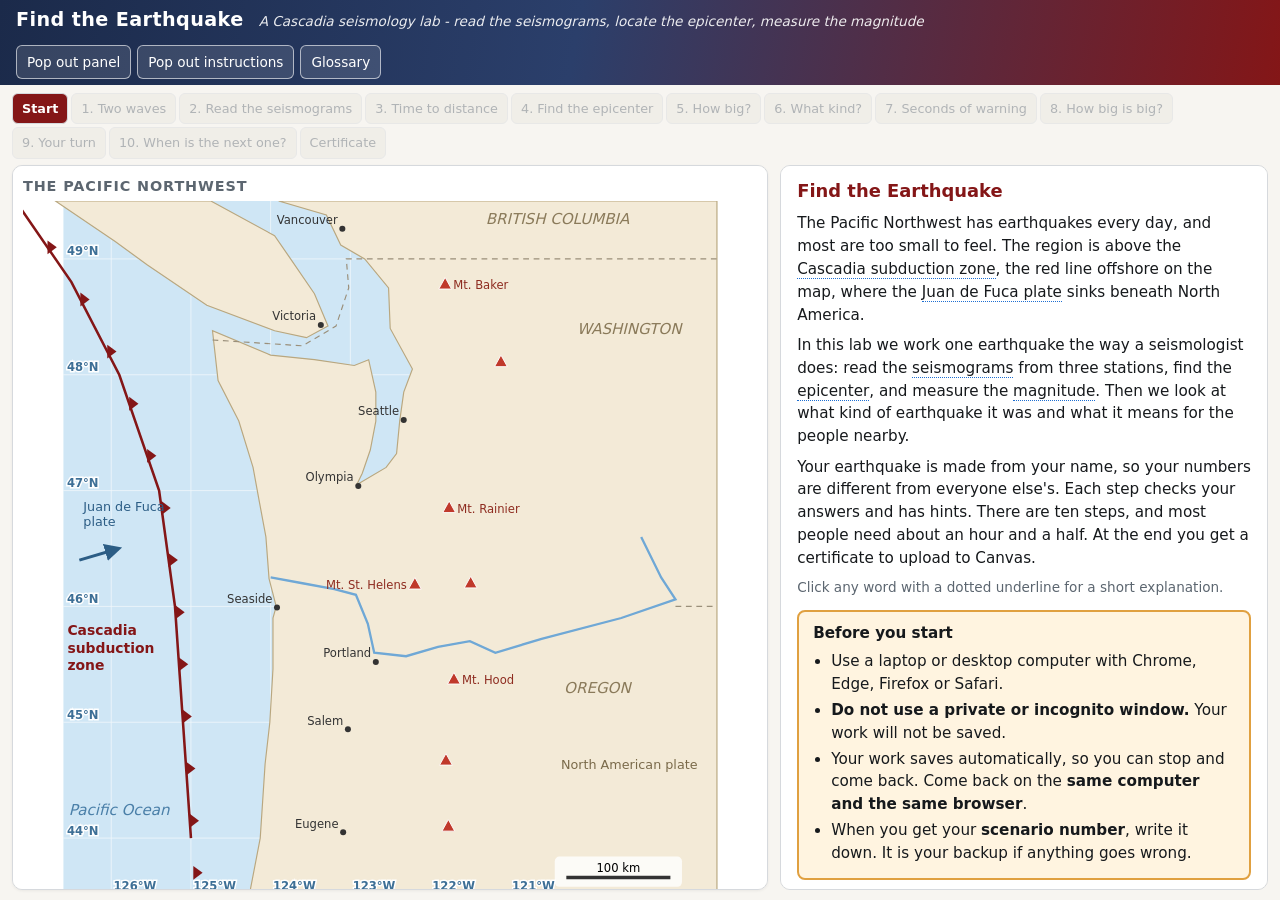
<file: index.html>
<!DOCTYPE html>
<html lang="en">
<head>
<meta charset="utf-8">
<meta name="viewport" content="width=device-width, initial-scale=1">
<title>Find the Earthquake - A Cascadia Seismology Lab</title>
<link rel="stylesheet" href="css/style.css?v=20261117c">
</head>
<body>
<header class="site-header">
  <div class="title-block">
    <h1>Find the Earthquake</h1>
    <p class="subtitle">A Cascadia seismology lab - read the seismograms, locate the epicenter, measure the magnitude</p>
  </div>
  <div class="header-tools">
    <button type="button" id="btnPopPanel" class="tool-btn" title="Open the interactive panel in its own window">Pop out panel</button>
    <button type="button" id="btnPopText" class="tool-btn" title="Open the instructions and hints in their own window">Pop out instructions</button>
    <button type="button" id="btnGlossary" class="tool-btn">Glossary</button>
  </div>
</header>

<main>
  <section id="panelWrap" aria-label="Interactive panel">
    <div id="panel"></div>
    <div id="panelPlaceholder" hidden>
      <p>The interactive panel is open in its own window.</p>
      <button type="button" id="btnPanelBack" class="tool-btn">Bring it back</button>
    </div>
  </section>

  <nav id="tabs" aria-label="Lab steps"></nav>

  <div id="stepCol">
  <section id="step" aria-live="polite"></section>
<footer class="site-footer">
  <p><strong>Find the Earthquake</strong> by Heather Bedle, University of Oklahoma. Licensed under
  <a href="https://creativecommons.org/licenses/by-sa/4.0/" target="_blank" rel="noopener">CC BY-SA 4.0</a>.
  Seismograms are synthetic and the map and slab geometry are simplified for teaching.</p>
  <p class="small">Instructors: <a href="verify.html">check a certificate</a> - <a href="https://github.com/hbedle-subsurface/earthquake-lab" target="_blank" rel="noopener">source on GitHub</a></p>
</footer>
  </div>
</main>

<div id="glossaryPop" class="gloss-pop" hidden role="dialog" aria-modal="false"></div>

<script src="js/scenario.js?v=20261117c"></script>
<script src="js/glossary.js?v=20261117c"></script>
<script src="js/lab.js?v=20261117c"></script>
<script data-goatcounter="https://hbedle.goatcounter.com/count" async src="//gc.zgo.at/count.js"></script>
</body>
</html>
</file>
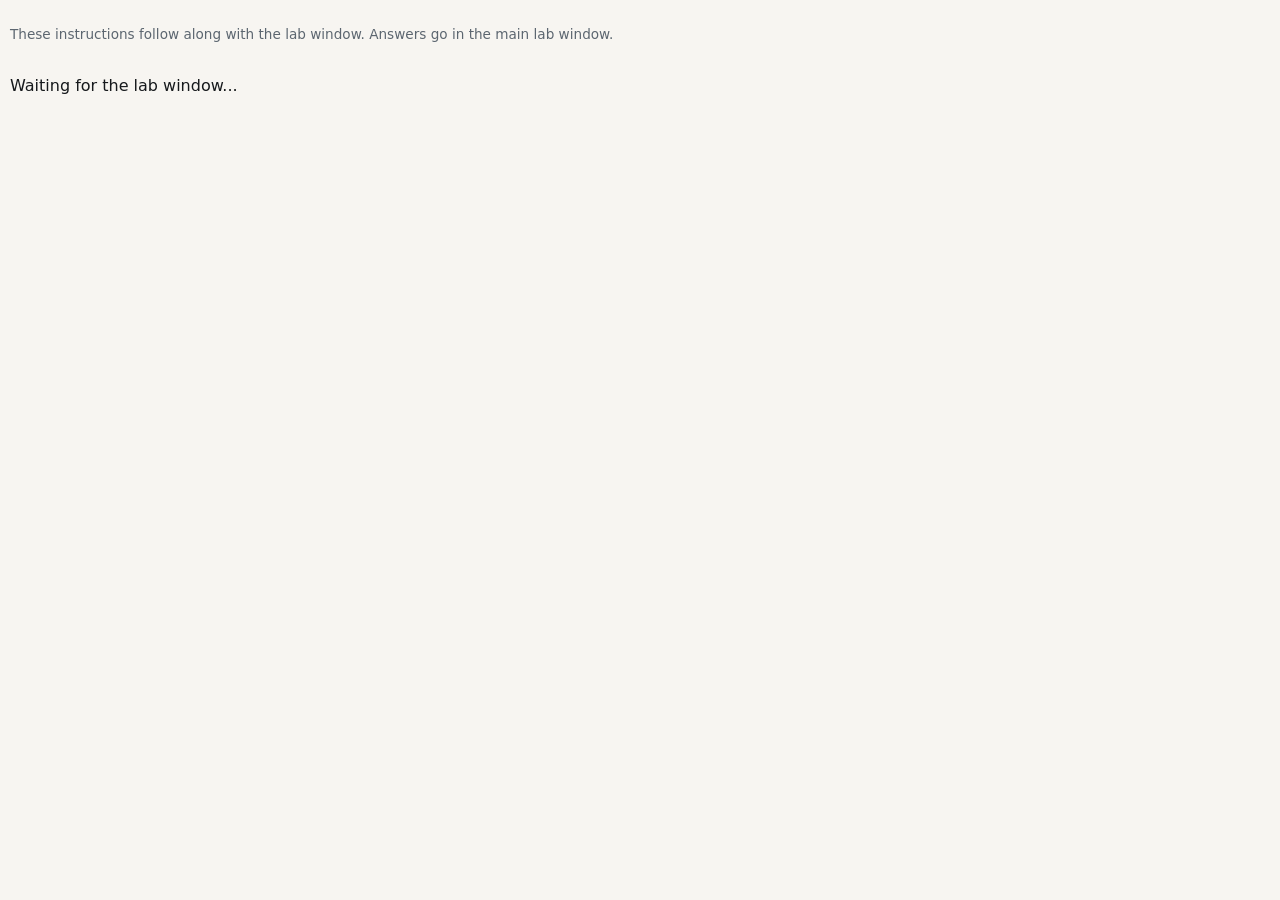
<file: instructions.html>
<!DOCTYPE html>
<html lang="en">
<head>
<meta charset="utf-8">
<meta name="viewport" content="width=device-width, initial-scale=1">
<title>Instructions - Find the Earthquake</title>
<link rel="stylesheet" href="css/style.css?v=20261117c">
</head>
<body class="popwin">
<p class="small">These instructions follow along with the lab window. Answers go in the main lab window.</p>
<div id="text"><p>Waiting for the lab window...</p></div>
<div id="glossaryPop" class="gloss-pop" hidden></div>
<script src="js/glossary.js?v=20261117c"></script>
<script>
  Glossary.attach(document);
  try {
    const bc = new BroadcastChannel('eqlab');
    bc.onmessage = e => {
      if (e.data && e.data.type === 'text') {
        document.getElementById('text').innerHTML = e.data.html;
        document.title = e.data.title + ' - Find the Earthquake';
      }
    };
    bc.postMessage({ type: 'hello' });
  } catch (err) {
    document.getElementById('text').innerHTML = '<p>This browser does not support linked windows. The instructions are still in the main lab window.</p>';
  }
</script>
</body>
</html>
</file>
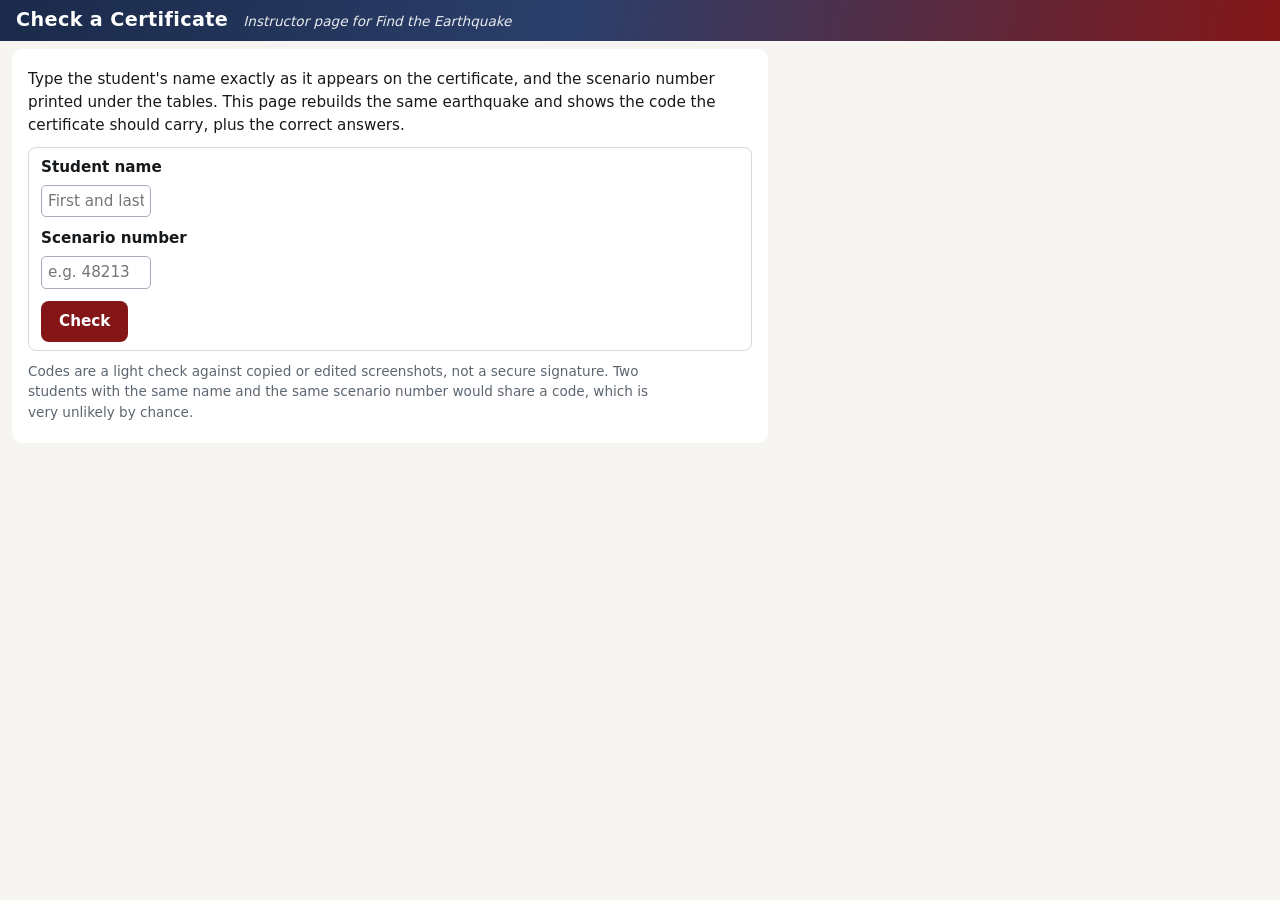
<file: verify.html>
<!DOCTYPE html>
<html lang="en">
<head>
<meta charset="utf-8">
<meta name="viewport" content="width=device-width, initial-scale=1">
<title>Check a Certificate - Find the Earthquake</title>
<link rel="stylesheet" href="css/style.css?v=20261117c">
<meta name="robots" content="noindex">
</head>
<body>
<header class="site-header">
  <div class="title-block">
    <h1>Check a Certificate</h1>
    <p class="subtitle">Instructor page for Find the Earthquake</p>
  </div>
</header>
<main>
  <section id="step" style="border-radius:10px">
    <p>Type the student's name exactly as it appears on the certificate, and the scenario number printed under the tables. This page rebuilds the same earthquake and shows the code the certificate should carry, plus the correct answers.</p>
    <div class="q">
      <div class="prompt">Student name</div>
      <input id="nm" class="name-in" type="text" placeholder="First and last name">
      <div class="prompt" style="margin-top:10px">Scenario number</div>
      <input id="sd" type="number" placeholder="e.g. 48213">
      <div style="margin-top:12px"><button class="btn" id="go" type="button">Check</button></div>
    </div>
    <div id="out"></div>
    <p class="small">Codes are a light check against copied or edited screenshots, not a secure signature. Two students with the same name and the same scenario number would share a code, which is very unlikely by chance.</p>
  </section>
</main>
<script src="js/scenario.js?v=20261117c"></script>
<script>
document.getElementById('go').onclick = () => {
  const name = document.getElementById('nm').value.trim().replace(/\s+/g, ' ');
  const seed = parseInt(document.getElementById('sd').value, 10);
  const out = document.getElementById('out');
  if (!name || !(seed >= 10000 && seed <= 99999)) { out.innerHTML = '<p class="status no">Enter a name and a five-digit scenario number.</p>'; return; }
  const sc = EQ.build(seed), sc2 = EQ.build(EQ.secondSeed(seed));
  const code = EQ.verifyCode(name, seed);
  out.innerHTML = `<div class="reveal">
    <p>The certificate for <strong>${name.replace(/</g, '&lt;')}</strong>, scenario ${seed}, should show the code</p>
    <p class="cert code" style="border:0;padding:0;background:none">${code}</p>
    <table class="data">
      <tr><th>Station</th><th>True S-P time (s)</th><th>True distance to hypocenter (km)</th><th>True amplitude (mm)</th></tr>
      ${sc.stations.map(s => `<tr><td>${s.name}</td><td>${s.sp.toFixed(1)}</td><td>${s.hypo.toFixed(0)}</td><td>${s.amp < 10 ? s.amp.toFixed(1) : s.amp.toFixed(0)}</td></tr>`).join('')}
    </table>
    <table class="data">
      <tr><th>Epicenter</th><td>${sc.lat.toFixed(2)}&deg;N, ${Math.abs(sc.lon).toFixed(2)}&deg;W (${sc.region.where})</td></tr>
      <tr><th>Depth</th><td>${sc.depth} km</td></tr>
      <tr><th>Magnitude</th><td>${sc.mag.toFixed(1)}</td></tr>
      <tr><th>Type</th><td>${EQ.TYPE_LABEL[sc.type]}</td></tr>
      <tr><th>Warning time at ${sc.city.name}</th><td>about ${Math.max(0, sc.city.warning).toFixed(0)} s</td></tr>
    </table>
    <p><strong>Step 9, second earthquake</strong> (scenario ${EQ.secondSeed(seed)})</p>
    <table class="data">
      <tr><th>Station</th><th>True S-P time (s)</th><th>True distance to hypocenter (km)</th><th>True amplitude (mm)</th></tr>
      ${sc2.stations.map(s => `<tr><td>${s.name}</td><td>${s.sp.toFixed(1)}</td><td>${s.hypo.toFixed(0)}</td><td>${s.amp < 10 ? s.amp.toFixed(1) : s.amp.toFixed(0)}</td></tr>`).join('')}
      <tr><th>Epicenter</th><td colspan="3">${sc2.lat.toFixed(2)}&deg;N, ${Math.abs(sc2.lon).toFixed(2)}&deg;W, depth ${sc2.depth} km, magnitude ${sc2.mag.toFixed(1)}</td></tr>
    </table>
    <p><strong>Step 10:</strong> average gap between the 18 turbidite earthquakes is about 561 years (accepted 531 to 591).</p></div>`;
};
</script>
</body>
</html>
</file>
<file: css/style.css>
:root {
  --ink: #16191C;
  --slate: #5C6670;
  --red: #841617;
  --p: #1f6fd1;
  --s: #e0531f;
  --alert: #7b3fbf;
  --ok: #1d7a46;
  --warn: #b35c00;
  --bg: #f7f5f1;
  --card: #ffffff;
  --line: #d6d9dd;
  --st0: #0f8b8d;
  --st1: #8e44ad;
  --st2: #c48a00;
  --ocean: #cfe6f5;
  --land: #f3ead7;
}
* { box-sizing: border-box; }
html, body { margin: 0; padding: 0; }
body {
  font-family: "Segoe UI", system-ui, -apple-system, Roboto, Helvetica, Arial, sans-serif;
  color: var(--ink); background: var(--bg); line-height: 1.5; font-size: 16px;
}
a { color: var(--p); }
.site-header {
  display: flex; flex-wrap: wrap; justify-content: space-between; align-items: center; gap: 10px;
  padding: 12px 18px; color: #fff;
  background: linear-gradient(100deg, #1b2a4a 0%, #2b3f6b 45%, var(--red) 100%);
}
.site-header h1 { margin: 0; font-size: 1.5rem; letter-spacing: .02em; }
.subtitle { margin: 2px 0 0; font-style: italic; opacity: .9; font-size: .95rem; }
.header-tools { display: flex; gap: 6px; flex-wrap: wrap; }
.tool-btn {
  font: inherit; font-size: .85rem; padding: 6px 10px; border-radius: 6px; cursor: pointer;
  border: 1px solid rgba(255,255,255,.6); background: rgba(255,255,255,.12); color: inherit;
}
.tool-btn:hover { background: rgba(255,255,255,.25); }
main { max-width: 1100px; margin: 0 auto; padding: 10px 12px 30px; }

#panelWrap {
  background: var(--card); border: 1px solid var(--line); border-radius: 10px;
  padding: 10px; box-shadow: 0 1px 3px rgba(0,0,0,.06);
}
body.popwin svg.fig { max-height: none; }
#panelPlaceholder { text-align: center; color: var(--slate); }
#panelPlaceholder .tool-btn { color: var(--ink); border-color: var(--line); }
.panel-title { font-weight: 600; margin: 0 0 4px; color: var(--slate); font-size: .9rem; text-transform: uppercase; letter-spacing: .06em; }
.panel-row { display: flex; flex-wrap: wrap; gap: 14px; align-items: flex-start; }
.panel-row > .grow { flex: 1 1 420px; min-width: 280px; }
.panel-row > .side { flex: 0 1 300px; min-width: 240px; }
svg.fig { width: 100%; height: auto; display: block; overflow: hidden; touch-action: manipulation; user-select: none; -webkit-user-select: none; }
svg.fig text { font-family: inherit; }
.controls { display: flex; flex-wrap: wrap; gap: 10px 20px; align-items: center; margin: 6px 0 2px; }
.controls label { font-size: .92rem; }
.controls input[type=range] { width: 220px; vertical-align: middle; accent-color: var(--red); }
.readout { font-variant-numeric: tabular-nums; font-weight: 600; }
.seg { display: inline-flex; border: 1px solid var(--line); border-radius: 8px; overflow: hidden; }
.seg button { font: inherit; font-size: .9rem; padding: 6px 12px; border: 0; background: #fff; cursor: pointer; border-right: 1px solid var(--line); }
.seg button:last-child { border-right: 0; }
.seg button.on-p { background: var(--p); color: #fff; }
.seg button.on-s { background: var(--s); color: #fff; }
.seg button.on { background: var(--ink); color: #fff; }
.chip { display: inline-block; width: 12px; height: 12px; border-radius: 3px; vertical-align: -1px; margin-right: 4px; }

#tabs { display: flex; flex-wrap: wrap; gap: 4px; margin: 12px 0 0; }
#tabs button {
  font: inherit; font-size: .88rem; padding: 7px 11px; border: 1px solid var(--line); border-bottom: none;
  border-radius: 8px 8px 0 0; background: #e9e6df; color: var(--slate); cursor: pointer;
}
#tabs button.active { background: var(--card); color: var(--ink); font-weight: 600; border-top: 3px solid var(--red); }
#tabs button.done::after { content: " \2713"; color: var(--ok); }
#tabs button:disabled { opacity: .45; cursor: not-allowed; }

#step {
  background: var(--card); border: 1px solid var(--line); border-radius: 0 10px 10px 10px;
  padding: 16px 20px 20px;
}
#step h2 { margin: 0 0 8px; color: var(--red); font-size: 1.25rem; }
#step p { margin: .5em 0; max-width: 75ch; }
.how { background: #f2f5f8; border-left: 4px solid var(--p); padding: 8px 12px; border-radius: 0 6px 6px 0; margin: 10px 0; max-width: 80ch; }
.how strong { color: var(--p); }
details.hint { margin: 8px 0; max-width: 80ch; }
details.hint summary { cursor: pointer; color: var(--warn); font-weight: 600; }
details.hint div { padding: 6px 12px; background: #fff7ea; border-radius: 6px; margin-top: 4px; }
.q { margin: 14px 0; padding: 10px 14px; border: 1px solid var(--line); border-radius: 8px; max-width: 80ch; }
.q .prompt { font-weight: 600; margin-bottom: 6px; }
.q label.opt { display: block; padding: 3px 0; cursor: pointer; }
.q input[type=number], .q input[type=text] { font: inherit; width: 110px; padding: 4px 6px; border: 1px solid #aab; border-radius: 5px; }
.q.fbonly { display: none; }
.q.good { border-color: var(--ok); background: #f1faf4; }
.q.bad { border-color: var(--warn); background: #fff8ef; }
.fb { margin-top: 6px; font-size: .95rem; }
.q.good .fb { color: var(--ok); }
.q.bad .fb { color: var(--warn); }
table.data { border-collapse: collapse; margin: 8px 0; font-variant-numeric: tabular-nums; }
table.data th, table.data td { border: 1px solid #c9cdd2; padding: 5px 9px; text-align: center; }
table.data th { background: #eef0f2; font-size: .88rem; }
table.data tr:nth-child(even) td { background: #f4f6f7; }
table.data input { font: inherit; width: 80px; padding: 3px 5px; border: 1px solid #aab; border-radius: 5px; text-align: center; }
.check-row { display: flex; gap: 10px; align-items: center; margin-top: 14px; flex-wrap: wrap; }
.btn {
  font: inherit; font-weight: 600; padding: 9px 18px; border-radius: 8px; cursor: pointer;
  border: 0; background: var(--red); color: #fff;
}
.btn.secondary { background: #fff; color: var(--ink); border: 1px solid var(--line); }
.btn:disabled { opacity: .5; cursor: not-allowed; }
.status { font-weight: 600; }
.status.ok { color: var(--ok); }
.status.no { color: var(--warn); }
.reveal { background: #f1faf4; border: 1px solid var(--ok); border-radius: 8px; padding: 10px 14px; margin: 12px 0; max-width: 80ch; }
.name-in { font: inherit; padding: 8px 10px; width: min(360px, 100%); border: 1px solid #aab; border-radius: 6px; }

.term { border-bottom: 1px dotted var(--p); color: inherit; cursor: help; }
.term:hover { background: #e8f0fb; }
.gloss-pop {
  position: fixed; z-index: 50; max-width: 340px; background: #fff; border: 1px solid var(--line);
  border-radius: 8px; padding: 10px 12px; box-shadow: 0 6px 24px rgba(0,0,0,.18); font-size: .93rem;
}
.gloss-pop h4 { margin: 0 0 4px; color: var(--red); }
.gloss-pop .close { float: right; border: 0; background: none; font-size: 1.1rem; cursor: pointer; color: var(--slate); }
.gloss-list dt { font-weight: 700; color: var(--red); margin-top: 8px; }
.gloss-list dd { margin: 2px 0 0 0; }

.cert {
  border: 6px double var(--red); border-radius: 12px; padding: 16px 22px; max-width: 980px; margin: 10px auto;
  background: linear-gradient(180deg, #fffdf8, #fff7ea);
}
.cert h3 { text-align: center; margin: 0; font-size: 1.6rem; color: var(--red); letter-spacing: .04em; }
.cert .who { text-align: center; font-size: 1.35rem; font-weight: 700; margin: 8px 0 2px; }
.cert .sub { text-align: center; color: var(--slate); margin: 0 0 12px; }
.cert .code { text-align: center; font-family: ui-monospace, Menlo, Consolas, monospace; font-size: 1.3rem; font-weight: 700; letter-spacing: .12em; margin: 12px 0 4px; }
.cert table.data { margin: 8px auto; }
.site-footer { text-align: center; color: var(--slate); font-size: .88rem; padding: 10px 16px 24px; }
.site-footer .small { font-size: .8rem; }
.small { font-size: .85rem; color: var(--slate); }

body.popwin { padding: 10px; }
body.popwin #panel { max-width: none; }

@media print {
  .site-header, #panelWrap, #tabs, .site-footer, .check-row, .no-print { display: none !important; }
  #step { border: 0; padding: 0; }
  body { background: #fff; }
}

/* ---------- laptop and desktop: panel and instructions side by side, no page scrolling ---------- */
@media (min-width: 1000px) {
  html, body { height: 100%; }
  body { display: flex; flex-direction: column; overflow: hidden; }
  .site-header { flex: none; padding: 6px 16px; }
  .site-header h1 { font-size: 1.2rem; display: inline; }
  .subtitle { display: inline; margin-left: 10px; font-size: .85rem; }
  main {
    flex: 1 1 auto; min-height: 0; max-width: none; width: 100%; padding: 8px 12px 10px;
    display: grid; grid-template-columns: minmax(0, 1.55fr) minmax(340px, 1fr);
    grid-template-rows: auto minmax(0, 1fr); column-gap: 12px;
  }
  #tabs { grid-column: 1 / 3; grid-row: 1; margin: 0 0 6px; gap: 3px; }
  #tabs button { font-size: .8rem; padding: 5px 9px; border-radius: 6px; border-bottom: 1px solid var(--line); }
  #tabs button.active { border-top: 1px solid var(--line); background: var(--red); color: #fff; }
  #tabs button.active.done::after { color: #fff; }
  #panelWrap { grid-column: 1; grid-row: 2; min-height: 0; overflow: auto; display: flex; flex-direction: column; }
  #panel { flex: 1 1 auto; min-height: 0; }
  #stepCol { grid-column: 2; grid-row: 2; min-height: 0; overflow-y: auto; border: 1px solid var(--line); border-radius: 10px; background: var(--card); }
  #step { border: 0; border-radius: 10px; padding: 12px 16px 14px; font-size: .95rem; }
  #step h2 { font-size: 1.12rem; }
  .q { padding: 8px 12px; margin: 10px 0; }
  .site-footer { font-size: .78rem; padding: 6px 14px 12px; }
  /* figures fit the height of the panel column */
  #panelWrap svg.fig { max-height: calc(100vh - 205px); }
  #panelWrap .tall svg.fig { max-height: calc(100vh - 175px); }
  #panelWrap .panel-row svg.fig { max-height: calc(100vh - 175px); }
  .panel-row { flex-wrap: nowrap; }
  .panel-row > .grow { flex: 1 1 auto; min-width: 0; }
  .panel-row > .side { flex: 0 0 210px; min-width: 0; font-size: .88rem; }
  .panel-row > .side.nomo { flex: 0 0 auto; width: min(240px, 32%); }
  .controls input[type=range] { width: 170px; }
}
@media (min-width: 1000px) and (max-height: 700px) {
  .panel-title { display: none; }
  #panelWrap svg.fig { max-height: calc(100vh - 175px); }
}
@media (max-width: 999px) {
  #stepCol { margin-top: 0; }
}

.cert-grid { display: flex; flex-wrap: wrap; gap: 16px; justify-content: center; align-items: flex-start; }
.cert-grid table.data { margin: 4px 0; }
.cert .sub { margin: 0 0 6px; }
@media (min-width: 1000px) {
  main.certmode { grid-template-columns: 1fr; }
  main.certmode #panelWrap { display: none; }
  main.certmode #stepCol { grid-column: 1 / 3; }
}
.cert table.data { font-size: .86rem; }
.cert table.data th, .cert table.data td { padding: 4px 7px; }
.cert h3 { font-size: 1.4rem; }
.cert .who { margin: 4px 0 0; }
.cert .code { margin: 6px 0 0; }
@media (min-width: 1000px) { .cert-grid { flex-wrap: nowrap; } }
#step .cert p { max-width: none; }
.cert .code .small { font-family: inherit; letter-spacing: 0; font-weight: 400; }
@media (min-width: 1000px) and (max-width: 1249px) {
  .subtitle { display: none; }
  main { grid-template-columns: minmax(0, 1.7fr) minmax(320px, 1fr); }
  .panel-row { flex-wrap: wrap; }
  .panel-row > .side { flex: 1 1 100%; display: flex; flex-wrap: wrap; gap: 4px 18px; align-items: center; }
  .panel-row > .side > * { margin: 0 !important; }
  .panel-row > .side.nomo { flex: 0 0 auto; width: min(230px, 34%); display: block; }
  #panelWrap .panel-row svg.fig { max-height: calc(100vh - 250px); }
}
@media (min-width: 1000px) and (max-width: 1249px) {
  .panel-row.keep { flex-wrap: nowrap; }
  .panel-row.keep > .side { flex: 0 0 190px; display: block; }
  .panel-row.keep > .side > * { margin: 4px 0 !important; }
  #panelWrap .panel-row.keep svg.fig { max-height: calc(100vh - 175px); }
  #panelWrap .panel-row:not(.keep) svg.fig { max-height: calc(100vh - 275px); }
}
details.hint.stuck summary { color: var(--slate); font-weight: 600; }
details.hint.stuck div { background: #f2f4f6; }
details.hint.stuck p { margin: .3em 0; }

.warn-box { background: #fff4e0; border: 2px solid #e0a040; border-radius: 8px; padding: 10px 14px; margin: 12px 0; max-width: 80ch; }
.warn-box ul { margin: 6px 0 0 18px; padding: 0; }
.warn-box li { margin: 3px 0; }
.warn-banner { background: #fde8e8; border: 2px solid #c0392b; color: #7a1f1f; border-radius: 8px; padding: 10px 14px; margin: 8px; font-size: .92rem; }
.scen-bar { background: #eef3f8; border-radius: 6px; padding: 5px 10px; font-size: .85rem; color: var(--slate); margin-bottom: 8px; }
.linkbtn { font: inherit; background: none; border: 0; color: var(--p); text-decoration: underline; cursor: pointer; padding: 0; }
@media (max-width: 999px) { .warn-banner { margin: 8px 0; } }
@media (min-width: 1000px) {
  #panelWrap .with-ctr svg.fig, #panelWrap .with-ctr .panel-row svg.fig { max-height: calc(100vh - 200px); }
}
@media (min-width: 1000px) and (max-width: 1249px) {
  #panelWrap .with-ctr .panel-row:not(.keep) svg.fig { max-height: calc(100vh - 300px); }
}

.cert-layout { display: flex; gap: 18px; align-items: flex-start; }
.cert-side { flex: 0 0 300px; }
.cert-side h2 { margin-top: 0; }
.cert-layout .cert { flex: 1 1 auto; margin: 0; }
.cert-grid > div { display: flex; flex-direction: column; gap: 6px; }
@media (max-width: 999px) { .cert-layout { flex-direction: column; } .cert-side { flex: none; } }
table.t2tab { font-size: .82rem; }
table.t2tab th, table.t2tab td { padding: 3px 4px; }
table.t2tab input { width: 54px; padding: 2px 3px; }
@media print { .cert-layout { display: block; } }
</file>
